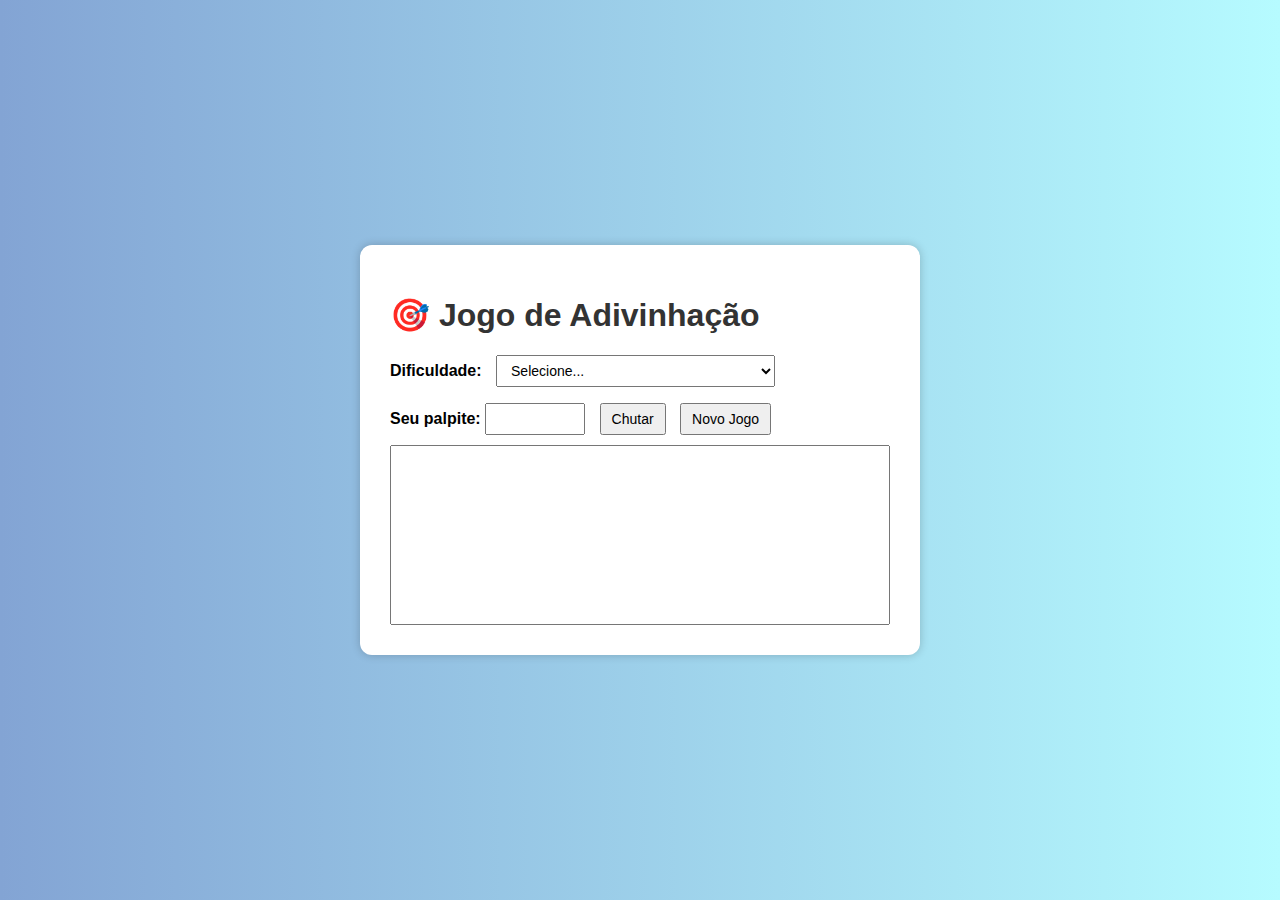
<file: htmJogo.html>
<html>
<head>
    <title>Jogo de Adivinhação</title>
    <style>
        /* Estilo digno de front-end cansado, mas funcional */
        body {
            font-family: 'Segoe UI', Tahoma, Geneva, Verdana, sans-serif;
            background: linear-gradient(to right, #83a4d4, #b6fbff); /* degrade maroto */
            display: flex;
            flex-direction: column;
            align-items: center;
            justify-content: center;
            height: 100vh;
            margin: 0;
        }

        /* Porque título grande = respeito */
        h1 {
            color: #333;
        }

        /* Caixa branca da esperança */
        .container {
            background: white;
            padding: 30px;
            border-radius: 12px;
            box-shadow: 0 0 10px rgba(0,0,0,0.2); /* sombra do crunch time */
            width: 100%;
            max-width: 500px;
        }

        textarea {
            width: 100%;
            height: 180px;
            resize: none; /* não deixa o usuário estragar a estética */
            padding: 10px;
            font-size: 14px;
            margin-top: 10px;
        }

        input[type="number"] {
            width: 100px;
            padding: 5px;
            font-size: 16px;
        }

        button, select {
            padding: 6px 10px;
            font-size: 14px;
            margin-left: 10px;
        }

        .input-group {
            margin-top: 15px;
        }

        .emoji {
            font-size: 48px;
            display: none;
            animation: explode 3s ease-in-out forwards; /* explosão de alegria e cansaço */
        }

        @keyframes explode {
            0% { opacity: 0; transform: scale(0.5); }
            25% { opacity: 1; transform: scale(1.2); }
            50% { transform: scale(1.5); }
            100% { opacity: 0; transform: scale(0); } /* sumir igual nosso tempo livre */
        }
    </style>
</head>
<body>
    <div class="container">
        <h1>🎯 Jogo de Adivinhação</h1>
        <p>
            <strong>Dificuldade:</strong>
            <!-- porque o usuário precisa sofrer com escolhas também -->
            <select id="seletorDificuldade" onchange="escolherDificuldade()">
                <option value="">Selecione...</option>
                <option value="1">1. Fácil (1 a 50, 10 tentativas)</option>
                <option value="2">2. Médio (1 a 90, 7 tentativas)</option>
                <option value="3">3. Difícil (1 a 150, 5 tentativas)</option>
                <option value="4">4. Nível Passos (1 a 200, 7 tentativas)</option> <!-- homenagem ao caos -->
                <option value="5">5. Boa Sorte (1 a 1000, 12 tentativas)</option>
            </select>
        </p>

        <div class="input-group">
            <strong>Seu palpite:</strong>
            <!-- onde a mágica (ou a frustração) acontece -->
            <input type="number" id="inputPalpite">
            <button onclick="verificarPalpite()">Chutar</button>
            <button onclick="novoJogo()">Novo Jogo</button>
        </div>

        <textarea id="mensagens" readonly></textarea>
        <div id="fogos" class="emoji">🎆🎇✨</div> <!-- fogos pra fingir que valeu a pena -->
    </div>

    <script>
        let maxNumero;
        let tentativas;
        let numeroAleatorio;
        let dificuldade;

        // pra quem digita ENTER na pressa do TCC
        document.getElementById("inputPalpite").addEventListener("keypress", function (e) {
            if (e.key === "Enter") {
                verificarPalpite();
            }
        });

        function escolherDificuldade() {
            const seletor = document.getElementById("seletorDificuldade");
            const valor = seletor.value;

            if (!valor) return;

            dificuldade = parseInt(valor);
            // definição das regras da tortura
            switch (dificuldade) {
                case 1:
                    maxNumero = 50;
                    tentativas = 10;
                    break;
                case 2:
                    maxNumero = 90;
                    tentativas = 7;
                    break;
                case 3:
                    maxNumero = 150;
                    tentativas = 5;
                    break;
                case 4:
                    maxNumero = 200;
                    tentativas = 7;
                    break;
                case 5:
                    maxNumero = 1000;
                    tentativas = 12;
                    break;
            }
            novoJogo(); // reinicia o ciclo do sofrimento
        }

        function novoJogo() {
            if (!dificuldade) return;
            numeroAleatorio = Math.floor(Math.random() * maxNumero) + 1;
            const mensagens = document.getElementById("mensagens");
            mensagens.value = `Adivinhe um número entre 1 e ${maxNumero}.\nVocê tem ${tentativas} tentativas.\n`;
            document.getElementById("inputPalpite").disabled = false;
            document.getElementById("inputPalpite").focus();
        }

        function verificarPalpite() {
            const input = document.getElementById("inputPalpite");
            const mensagens = document.getElementById("mensagens");
            const entrada = parseInt(input.value);

            if (entrada === 2000) { // easter egg da desistência
                alert("Você saiu do jogo.");
                return;
            }

            if (isNaN(entrada) || entrada < 1 || entrada > maxNumero) {
                mensagens.value = `Digite um número entre 1 e ${maxNumero}.\n` + mensagens.value;
                return;
            }

            tentativas--;
            let novaMensagem = `Você chutou ${entrada}.\n`;

            if (entrada === numeroAleatorio) {
                novaMensagem += "🎉 Parabéns! Você acertou o número!\n";
                input.disabled = true;
                mostrarFogos(); // parabéns! agora vá descansar.
            } else {
                const diferenca = Math.abs(entrada - numeroAleatorio);
                if (diferenca <= 5) {
                    novaMensagem += "🔥 Quente! Está muito perto.\n";
                } else if (diferenca <= 10) {
                    novaMensagem += "🌡️ Morno! Está perto.\n";
                } else if (diferenca <= 20) {
                    novaMensagem += "📉 Já esteve mais longe.\n";
                } else if (dificuldade === 5 && diferenca <= 50) {
                    novaMensagem += "📏 50! Ainda longe.\n";
                } else {
                    novaMensagem += "❄️ Frio! Está longe.\n";
                }

                novaMensagem += `Tentativas restantes: ${tentativas}\n`;

                if (tentativas === 0) {
                    novaMensagem += `😢 Você perdeu! O número era: ${numeroAleatorio}\n`;
                    input.disabled = true;
                }
            }

            mensagens.value = novaMensagem + mensagens.value;
            input.value = "";
            input.focus(); // foca de novo pra continuar o sofrimento sem interrupções
        }

        function mostrarFogos() {
            const fogos = document.getElementById("fogos");
            fogos.style.display = "block";
            setTimeout(() => {
                fogos.style.display = "none";
            }, 3000); // 3 segundos de alegria antes do próximo bug
        }
    </script>
</body>
</html>
</file>
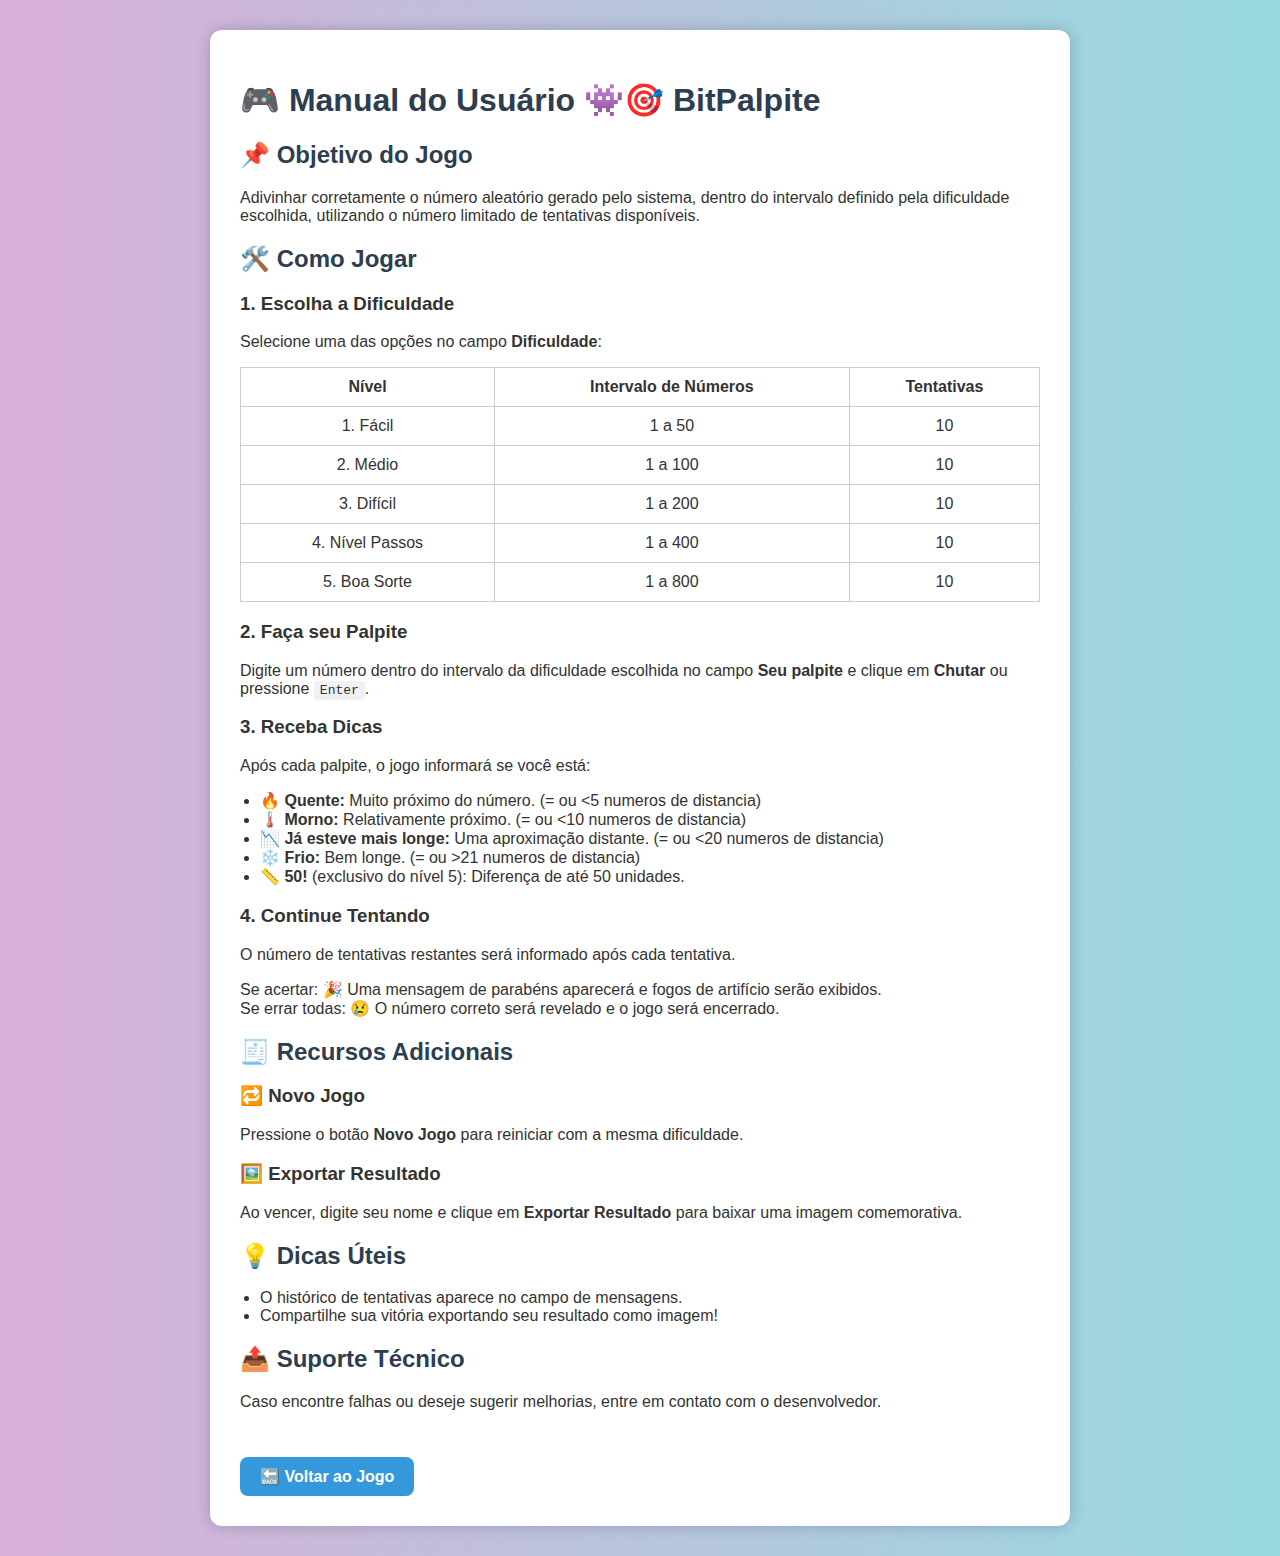
<file: Manual.html>
<html>
<head>
    <title>Manual do Usuário - 👾🎯 BitPalpite</title>
    <style>
        body {
            font-family: 'Segoe UI', Tahoma, Geneva, Verdana, sans-serif;
            background: linear-gradient(to right, #d9afd9, #97d9e1);
            margin: 0;
            padding: 30px;
            color: #333;
        }

        .container {
            max-width: 800px;
            margin: auto;
            background: white;
            padding: 30px;
            border-radius: 12px;
            box-shadow: 0 0 15px rgba(0,0,0,0.2);
        }

        h1, h2 {
            color: #2c3e50;
        }

        table {
            width: 100%;
            border-collapse: collapse;
            margin: 15px 0;
        }

        table, th, td {
            border: 1px solid #ccc;
        }

        th, td {
            padding: 10px;
            text-align: center;
        }

        .button {
            display: inline-block;
            padding: 10px 20px;
            margin-top: 30px;
            background-color: #3498db;
            color: white;
            text-decoration: none;
            border-radius: 8px;
            font-weight: bold;
            transition: background 0.3s ease;
        }

        .button:hover {
            background-color: #2980b9;
        }

        ul {
            padding-left: 20px;
        }

        code {
            background: #f1f1f1;
            padding: 2px 6px;
            border-radius: 4px;
        }
    </style>
</head>
<body>
    <div class="container">
        <h1>🎮 Manual do Usuário   👾🎯 BitPalpite</h1>

        <h2>📌 Objetivo do Jogo</h2>
        <p>Adivinhar corretamente o número aleatório gerado pelo sistema, dentro do intervalo definido pela dificuldade escolhida, utilizando o número limitado de tentativas disponíveis.</p>

        <h2>🛠️ Como Jogar</h2>

        <h3>1. Escolha a Dificuldade</h3>
        <p>Selecione uma das opções no campo <strong>Dificuldade</strong>:</p>

        <table>
            <thead>
                <tr>
                    <th>Nível</th>
                    <th>Intervalo de Números</th>
                    <th>Tentativas</th>
                </tr>
            </thead>
            <tbody>
                <tr><td>1. Fácil</td><td>1 a 50</td><td>10</td></tr>
                <tr><td>2. Médio</td><td>1 a 100</td><td>10</td></tr>
                <tr><td>3. Difícil</td><td>1 a 200</td><td>10</td></tr>
                <tr><td>4. Nível Passos</td><td>1 a 400</td><td>10</td></tr>
                <tr><td>5. Boa Sorte</td><td>1 a 800</td><td>10</td></tr>
            </tbody>
        </table>

        <h3>2. Faça seu Palpite</h3>
        <p>Digite um número dentro do intervalo da dificuldade escolhida no campo <strong>Seu palpite</strong> e clique em <strong>Chutar</strong> ou pressione <code>Enter</code>.</p>

        <h3>3. Receba Dicas</h3>
        <p>Após cada palpite, o jogo informará se você está:</p>
        <ul>
            <li>🔥 <strong>Quente:</strong> Muito próximo do número. (= ou <5 numeros de distancia)</li>
            <li>🌡️ <strong>Morno:</strong> Relativamente próximo. (= ou <10 numeros de distancia)</li>
            <li>📉 <strong>Já esteve mais longe:</strong> Uma aproximação distante. (= ou <20 numeros de distancia)</li>
            <li>❄️ <strong>Frio:</strong> Bem longe. (= ou >21 numeros de distancia)</li>
            <li>📏 <strong>50!</strong> (exclusivo do nível 5): Diferença de até 50 unidades.</li>
        </ul>

        <h3>4. Continue Tentando</h3>
        <p>O número de tentativas restantes será informado após cada tentativa.</p>
        <p>Se acertar: 🎉 Uma mensagem de parabéns aparecerá e fogos de artifício serão exibidos.<br>
        Se errar todas: 😢 O número correto será revelado e o jogo será encerrado.</p>

        <h2>🧾 Recursos Adicionais</h2>

        <h3>🔁 Novo Jogo</h3>
        <p>Pressione o botão <strong>Novo Jogo</strong> para reiniciar com a mesma dificuldade.</p>

        <h3>🖼️ Exportar Resultado</h3>
        <p>Ao vencer, digite seu nome e clique em <strong>Exportar Resultado</strong> para baixar uma imagem comemorativa.</p>

        <h2>💡 Dicas Úteis</h2>
        <ul>
            <li>O histórico de tentativas aparece no campo de mensagens.</li>
            <li>Compartilhe sua vitória exportando seu resultado como imagem!</li>
        </ul>

        <h2>📤 Suporte Técnico</h2>
        <p>Caso encontre falhas ou deseje sugerir melhorias, entre em contato com o desenvolvedor.</p>

        <a href="index.html" class="button">🔙 Voltar ao Jogo</a>
    </div>
</body>
</html>
</file>
